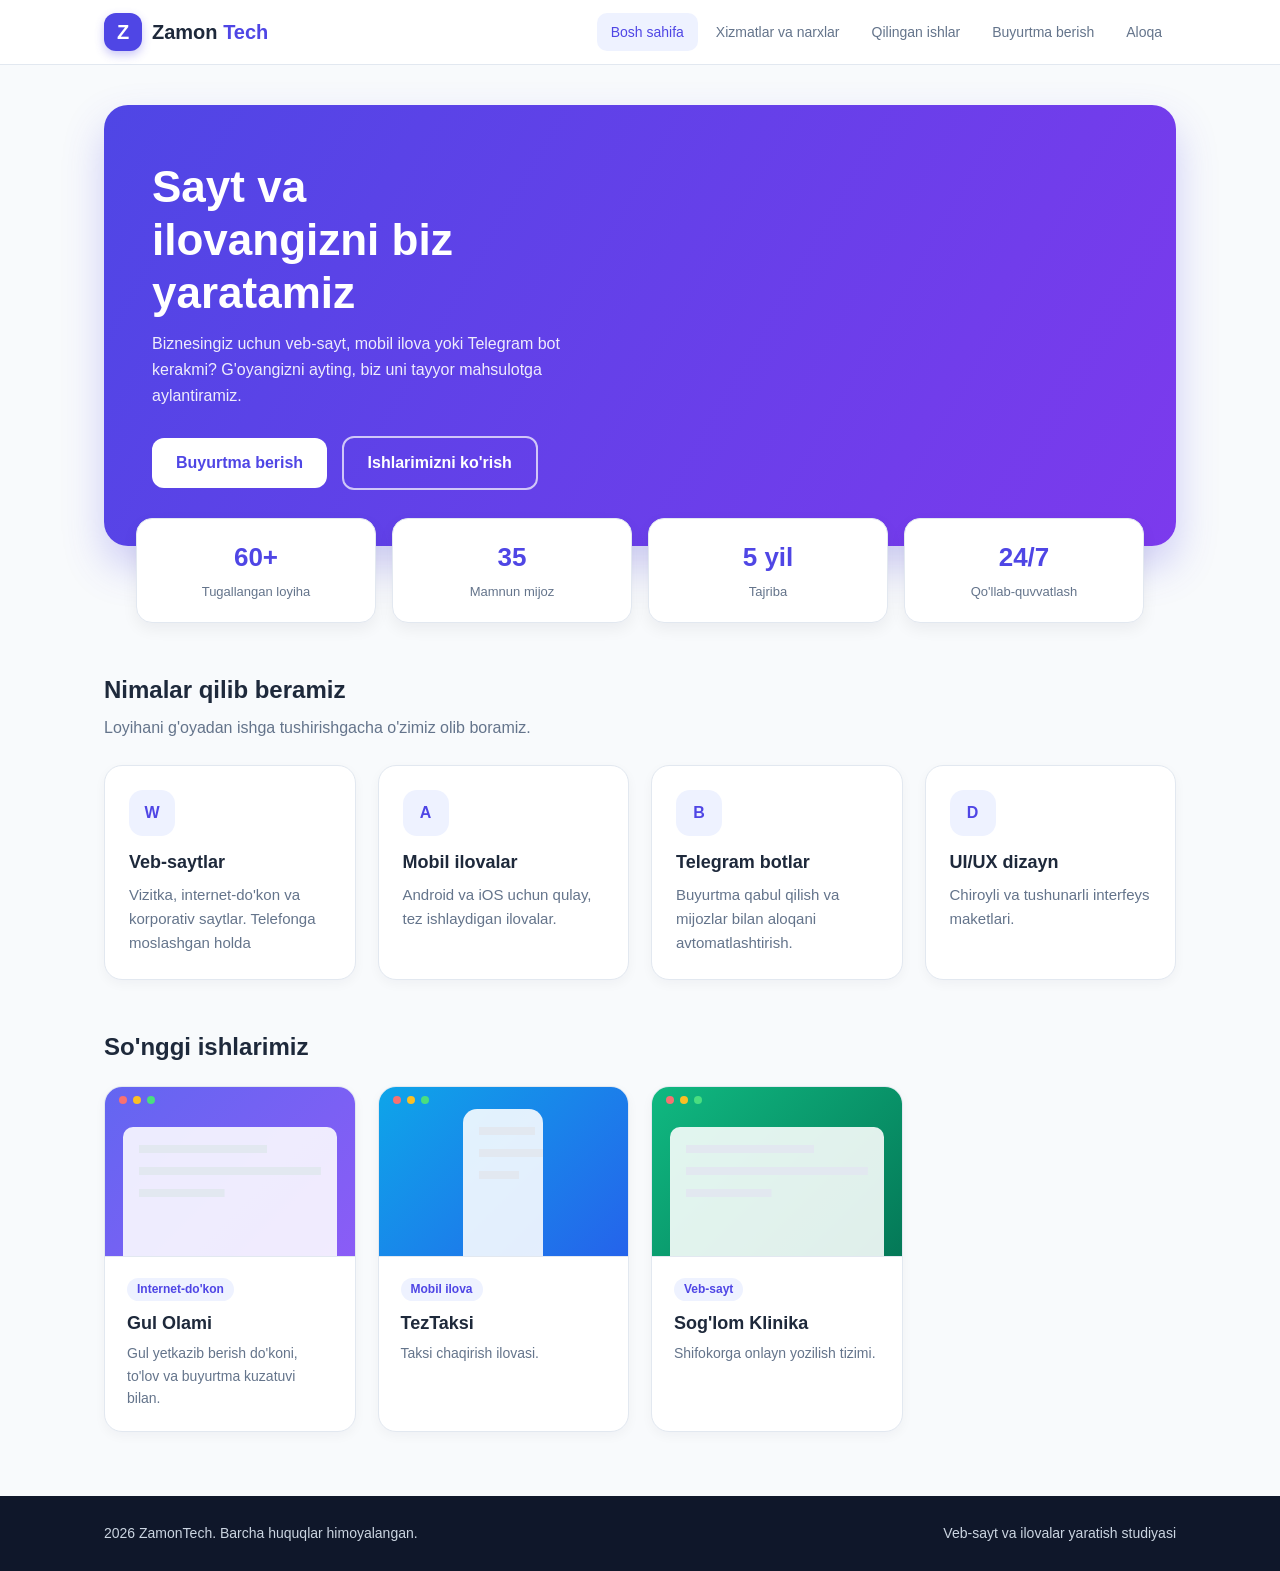
<file: index.html>
<!DOCTYPE html>
<html lang="uz">
<head>
    <meta charset="UTF-8">
    <meta name="viewport" content="width=device-width, initial-scale=1">
    <title>Bosh sahifa | ZamonTech</title>
    <link rel="stylesheet" href="./style.css">
</head>
<body>
    <header><div class="wrap">
        <a 
            class="logo" href="index.html">

            <i>
                Z
            </i>

            <span>
                Zamon
                <b>
                    Tech
                </b>
            </span>
        </a>
        <nav>
            <a href="index.html" class="active">Bosh sahifa</a>

            <a href="services.html">Xizmatlar va narxlar</a>
        
            <a href="portfolio.html">Qilingan ishlar</a>
        
            <a href="order.html">Buyurtma berish</a>
        
            <a href="contact.html">Aloqa</a>
        </nav>
    </div>
    </header>


    <main>
        <div class="wrap">
            <section class="hero">
                <h1>
                    Sayt va ilovangizni biz yaratamiz
                </h1>

                <p>
                    Biznesingiz uchun veb-sayt, mobil ilova yoki Telegram bot kerakmi? G'oyangizni ayting, biz uni tayyor mahsulotga aylantiramiz.
                </p>

                <a class="btn" href="order.html">
                    Buyurtma berish
                </a>

                <a class="btn ghost" href="portfolio.html">
                    Ishlarimizni ko'rish
                </a>
            </section>

            <section class="stats">
                <div>
                    <strong>
                        60+
                    </strong>
                    
                    <span>
                        Tugallangan loyiha
                    </span>
                </div>
                <div>
                    <strong>
                        35
                    </strong>
                    
                    <span>
                        Mamnun mijoz
                    </span>
                </div>

                <div>
                    <strong>
                        5 yil
                    </strong>

                    <span>
                        Tajriba
                    </span>
                </div>

                <div>
                    <strong>
                        24/7
                    </strong>

                    <span>
                        Qo'llab-quvvatlash
                    </span>
                </div>
            </section>

            <h2>
                Nimalar qilib beramiz
            </h2>

            <p class="sub">
                Loyihani g'oyadan ishga tushirishgacha o'zimiz olib boramiz.
            </p>

            <div class="grid">
                <div class="card"> 
                    <div class="ico">
                        W
                    </div>
                    
                    <h3>
                        Veb-saytlar
                    </h3>
                    
                    <p>
                        Vizitka, internet-do'kon va korporativ saytlar. Telefonga moslashgan holda
                    </p>
                </div>

            <div class="card">
                <div class="ico">
                    A
                </div>
                
                <h3>
                    Mobil ilovalar
                </h3>
                
                <p>
                    Android va iOS uchun qulay, tez ishlaydigan ilovalar.
                </p>
            </div>

            <div class="card">
                <div class="ico">
                    B
                </div>
                
                <h3>
                    Telegram botlar
                </h3>
                <p>
                    Buyurtma qabul qilish va mijozlar bilan aloqani avtomatlashtirish.
                </p>
            </div>
            <div class="card">
                <div class="ico">
                    D
                </div>

                <h3>
                    UI/UX dizayn
                </h3>
                
                <p>
                    Chiroyli va tushunarli interfeys maketlari.
                </p>
            </div>
        </div>
            <h2>
                So'nggi ishlarimiz
            </h2>

            <div class="grid">
                <a class="card work " href="portfolio.html">
                    <div class="shot s1">

                    </div>
                    
                    <div class="body">
                        <span class="badge">
                            Internet-do'kon
                        </span>
                        
                        <h3>
                            Gul Olami
                        </h3>
                        
                        <p>
                            Gul yetkazib berish do'koni, to'lov va buyurtma kuzatuvi bilan.
                        </p>
                    </div>
                </a>
                
                <a class="card work phone" href="portfolio.html">
                    <div class="shot s2">

                    </div>
                    
                    <div class="body">
                        <span class="badge">
                            Mobil ilova
                        </span>
                        
                        <h3>
                            TezTaksi
                        </h3>
                        
                        <p>
                            Taksi chaqirish ilovasi.
                        </p>
                    
                    </div>
                </a>
                
                <a class="card work " href="portfolio.html">
                    <div class="shot s3">

                    </div>
                    <div class="body">
                        <span class="badge">
                            Veb-sayt
                        </span>
                        
                        <h3>
                            Sog'lom Klinika
                        </h3>
                        
                        <p>
                            Shifokorga onlayn yozilish tizimi.
                        </p>
                    </div>
                </a>
            </div>
        </div>
    </main>

    <footer>
        <div class="wrap">
            <span>
                2026 ZamonTech. Barcha huquqlar himoyalangan.
            </span>
            
            <span>
                Veb-sayt va ilovalar yaratish studiyasi
            </span>
        
        </div>
    </footer>
</body>
</html>
</file>
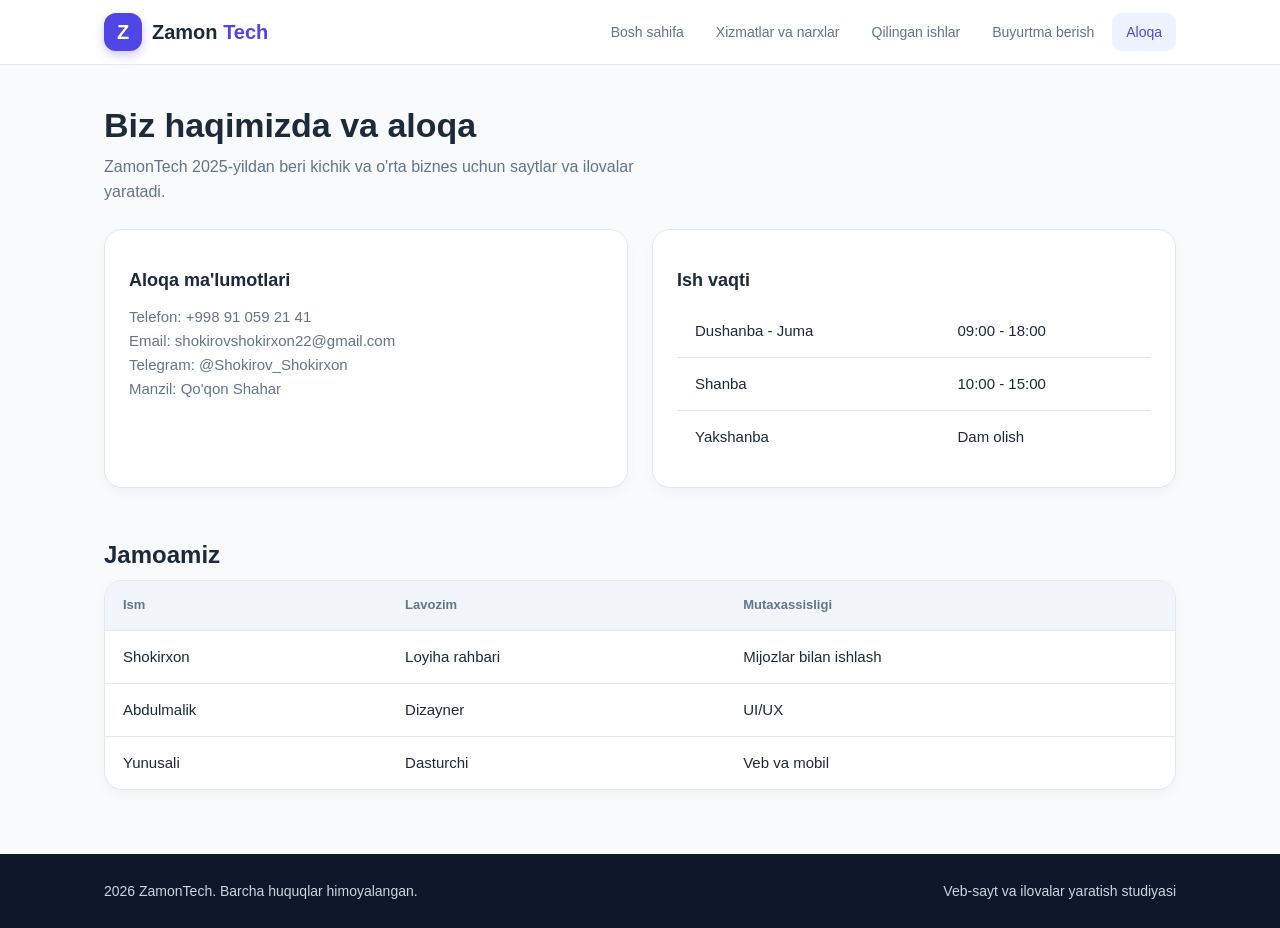
<file: contact.html>
<!DOCTYPE html>
<html lang="uz">
<head>
    <meta charset="UTF-8">
    <meta name="viewport" content="width=device-width, initial-scale=1">
    <title>Aloqa | ZamonTech</title>
    <link rel="stylesheet" href="style.css">
</head>
<body>
    <header>
        <div class="wrap">
            <a class="logo" href="index.html">

                <i>
                    Z
                </i>

                <span>
                    Zamon
                    <b>
                        Tech
                    </b>
                </span>
            </a>
            <nav>
                <a href="index.html">Bosh sahifa</a>

                <a href="services.html">Xizmatlar va narxlar</a>

                <a href="portfolio.html">Qilingan ishlar</a>

                <a href="order.html">Buyurtma berish</a>

                <a href="contact.html" class="active">Aloqa</a>
            </nav>
        </div>
    </header>

    <main>
        <div class="wrap">
            <h1>
                Biz haqimizda va aloqa
            </h1>

            <p class="sub">
                ZamonTech 2025-yildan beri kichik va o'rta biznes uchun saytlar va ilovalar yaratadi.
            </p>

            <div class="cols">
                <div class="card">
                    <h3>
                        Aloqa ma'lumotlari
                    </h3>

                    <p style="margin-top:10px">
                        Telefon: +998 91 059 21 41<br>
                        Email: shokirovshokirxon22@gmail.com<br>
                        Telegram: @Shokirov_Shokirxon<br>
                        Manzil: Qo'qon Shahar
                    </p>
                </div>

                <div class="card">
                    <h3>
                        Ish vaqti
                    </h3>

                    <table style="min-width:0;margin-top:10px">
                        <tbody>
                            <tr>
                                <td>Dushanba - Juma</td>
                                <td>09:00 - 18:00</td>
                            </tr>
                            <tr>
                                <td>Shanba</td>
                                <td>10:00 - 15:00</td>
                            </tr>
                            <tr>
                                <td>Yakshanba</td>
                                <td>Dam olish</td>
                            </tr>
                        </tbody>
                    </table>
                </div>
            </div>

            <h2>
                Jamoamiz
            </h2>

            <div class="tbox">
                <table>
                    <thead>
                        <tr>
                            <th>Ism</th>
                            <th>Lavozim</th>
                            <th>Mutaxassisligi</th>
                        </tr>
                    </thead>
                    <tbody>
                        <tr>
                            <td>Shokirxon</td>
                            <td>Loyiha rahbari</td>
                            <td>Mijozlar bilan ishlash</td>
                        </tr>
                        <tr>
                            <td>Abdulmalik</td>
                            <td>Dizayner</td>
                            <td>UI/UX</td>
                        </tr>
                        <tr>
                            <td>Yunusali</td>
                            <td>Dasturchi</td>
                            <td>Veb va mobil</td>
                        </tr>
                    </tbody>
                </table>
            </div>
        </div>
    </main>

    <footer>
        <div class="wrap">
            <span>
                2026 ZamonTech. Barcha huquqlar himoyalangan.
            </span>

            <span>
                Veb-sayt va ilovalar yaratish studiyasi
            </span>
        </div>
    </footer>
</body>
</html>
</file>
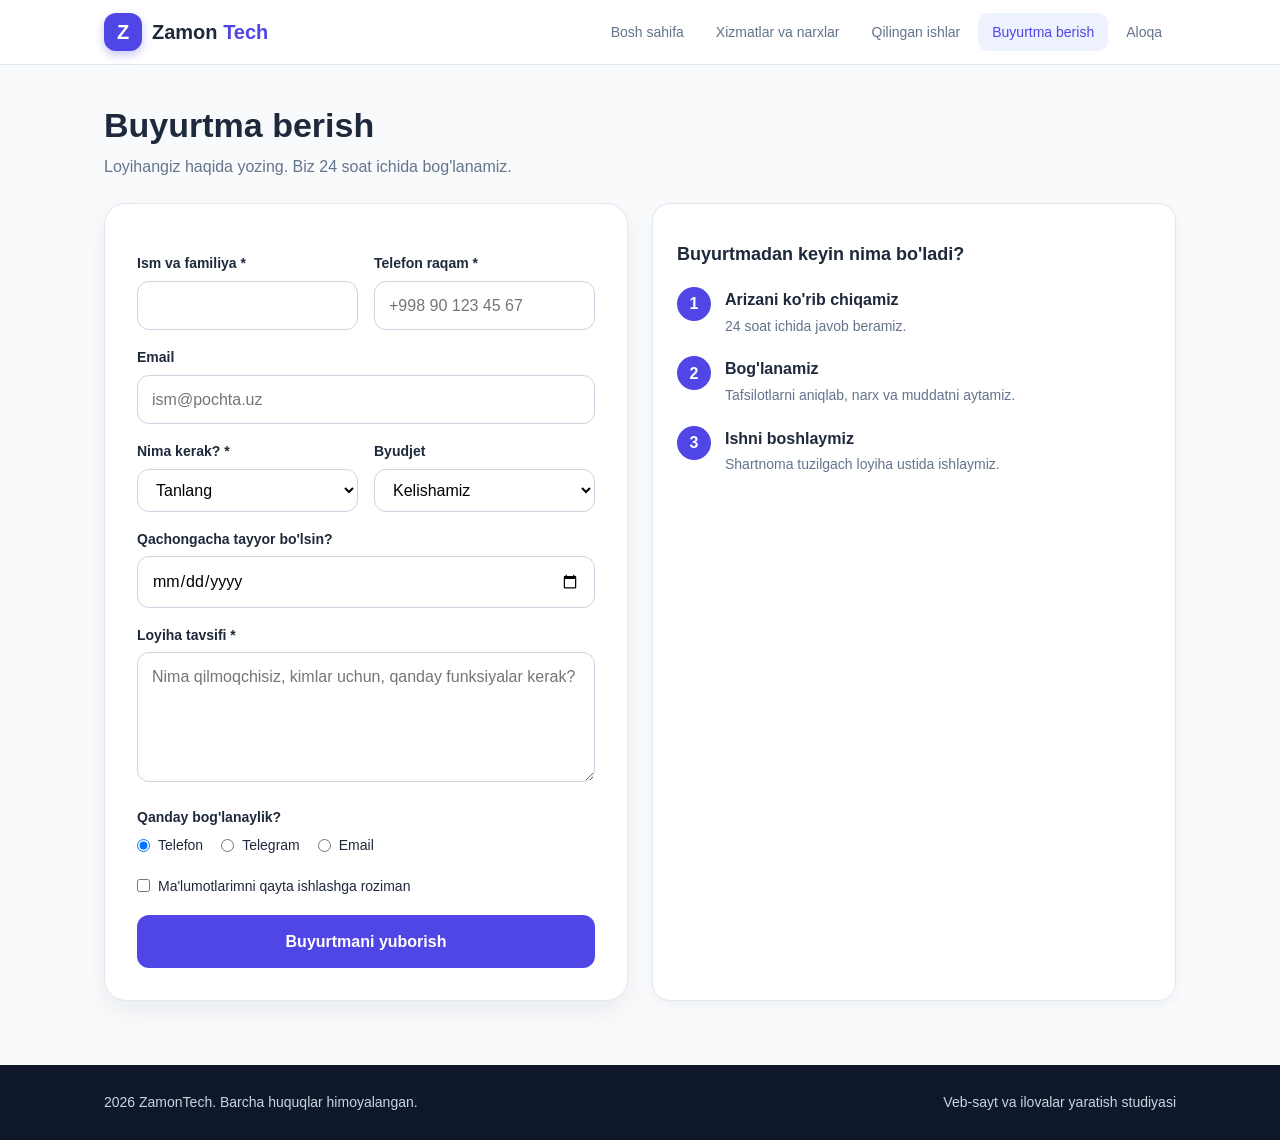
<file: order.html>
<!DOCTYPE html>
<html lang="uz">
<head>
    <meta charset="UTF-8">
    <meta name="viewport" content="width=device-width, initial-scale=1">
    <title>Buyurtma berish | ZamonTech</title>
    <link rel="stylesheet" href="style.css">
</head>
<body>
    <header>
        <div class="wrap">
            <a class="logo" href="index.html">

                <i>
                    Z
                </i>

                <span>
                    Zamon
                    <b>
                        Tech
                    </b>
                </span>
            </a>
            <nav>
                <a href="index.html">Bosh sahifa</a>

                <a href="services.html">Xizmatlar va narxlar</a>

                <a href="portfolio.html">Qilingan ishlar</a>

                <a href="order.html" class="active">Buyurtma berish</a>

                <a href="contact.html">Aloqa</a>
            </nav>
        </div>
    </header>

    <main>
        <div class="wrap">
            <h1>
                Buyurtma berish
            </h1>

            <p class="sub">
                Loyihangiz haqida yozing. Biz 24 soat ichida bog'lanamiz.
            </p>

            <div class="cols">
                <form action="#" method="post">
                    <div class="row">
                        <div>
                            <label for="ism">Ism va familiya *</label>
                            <input id="ism" type="text" required>
                        </div>

                        <div>
                            <label for="tel">Telefon raqam *</label>
                            <input id="tel" type="tel" placeholder="+998 90 123 45 67" required>
                        </div>
                    </div>

                    <label for="email">Email</label>
                    <input id="email" type="email" placeholder="ism@pochta.uz">

                    <div class="row">
                        <div>
                            <label for="tur">Nima kerak? *</label>
                            <select id="tur" required>
                                <option value="">Tanlang</option>
                                <option>Veb-sayt</option>
                                <option>Internet-do'kon</option>
                                <option>Mobil ilova</option>
                                <option>Telegram bot</option>
                                <option>UI/UX dizayn</option>
                            </select>
                        </div>

                        <div>
                            <label for="byudjet">Byudjet</label>
                            <select id="byudjet">
                                <option>Kelishamiz</option>
                                <option>3 mln gacha</option>
                                <option>3-10 mln</option>
                                <option>10-30 mln</option>
                                <option>30 mln dan ko'p</option>
                            </select>
                        </div>
                    </div>

                    <label for="sana">Qachongacha tayyor bo'lsin?</label>
                    <input id="sana" type="date">

                    <label for="info">Loyiha tavsifi *</label>
                    <textarea id="info" placeholder="Nima qilmoqchisiz, kimlar uchun, qanday funksiyalar kerak?" required></textarea>

                    <label>Qanday bog'lanaylik?</label>
                    <div class="radios">
                        <label>
                            <input type="radio" name="aloqa" checked>
                            Telefon
                        </label>

                        <label>
                            <input type="radio" name="aloqa">
                            Telegram
                        </label>

                        <label>
                            <input type="radio" name="aloqa">
                            Email
                        </label>
                    </div>

                    <div class="check">
                        <label>
                            <input type="checkbox" required>
                            Ma'lumotlarimni qayta ishlashga roziman
                        </label>
                    </div>

                    <button class="btn" type="submit">
                        Buyurtmani yuborish
                    </button>
                </form>

                <div class="card">
                    <h3>
                        Buyurtmadan keyin nima bo'ladi?
                    </h3>

                    <ol class="steps" style="margin-top:18px">
                        <li>
                            <div>
                                <b>Arizani ko'rib chiqamiz</b>
                                <span>24 soat ichida javob beramiz.</span>
                            </div>
                        </li>

                        <li>
                            <div>
                                <b>Bog'lanamiz</b>
                                <span>Tafsilotlarni aniqlab, narx va muddatni aytamiz.</span>
                            </div>
                        </li>

                        <li>
                            <div>
                                <b>Ishni boshlaymiz</b>
                                <span>Shartnoma tuzilgach loyiha ustida ishlaymiz.</span>
                            </div>
                        </li>
                    </ol>
                </div>
            </div>
        </div>
    </main>

    <footer>
        <div class="wrap">
            <span>
                2026 ZamonTech. Barcha huquqlar himoyalangan.
            </span>

            <span>
                Veb-sayt va ilovalar yaratish studiyasi
            </span>
        </div>
    </footer>
</body>
</html>
</file>
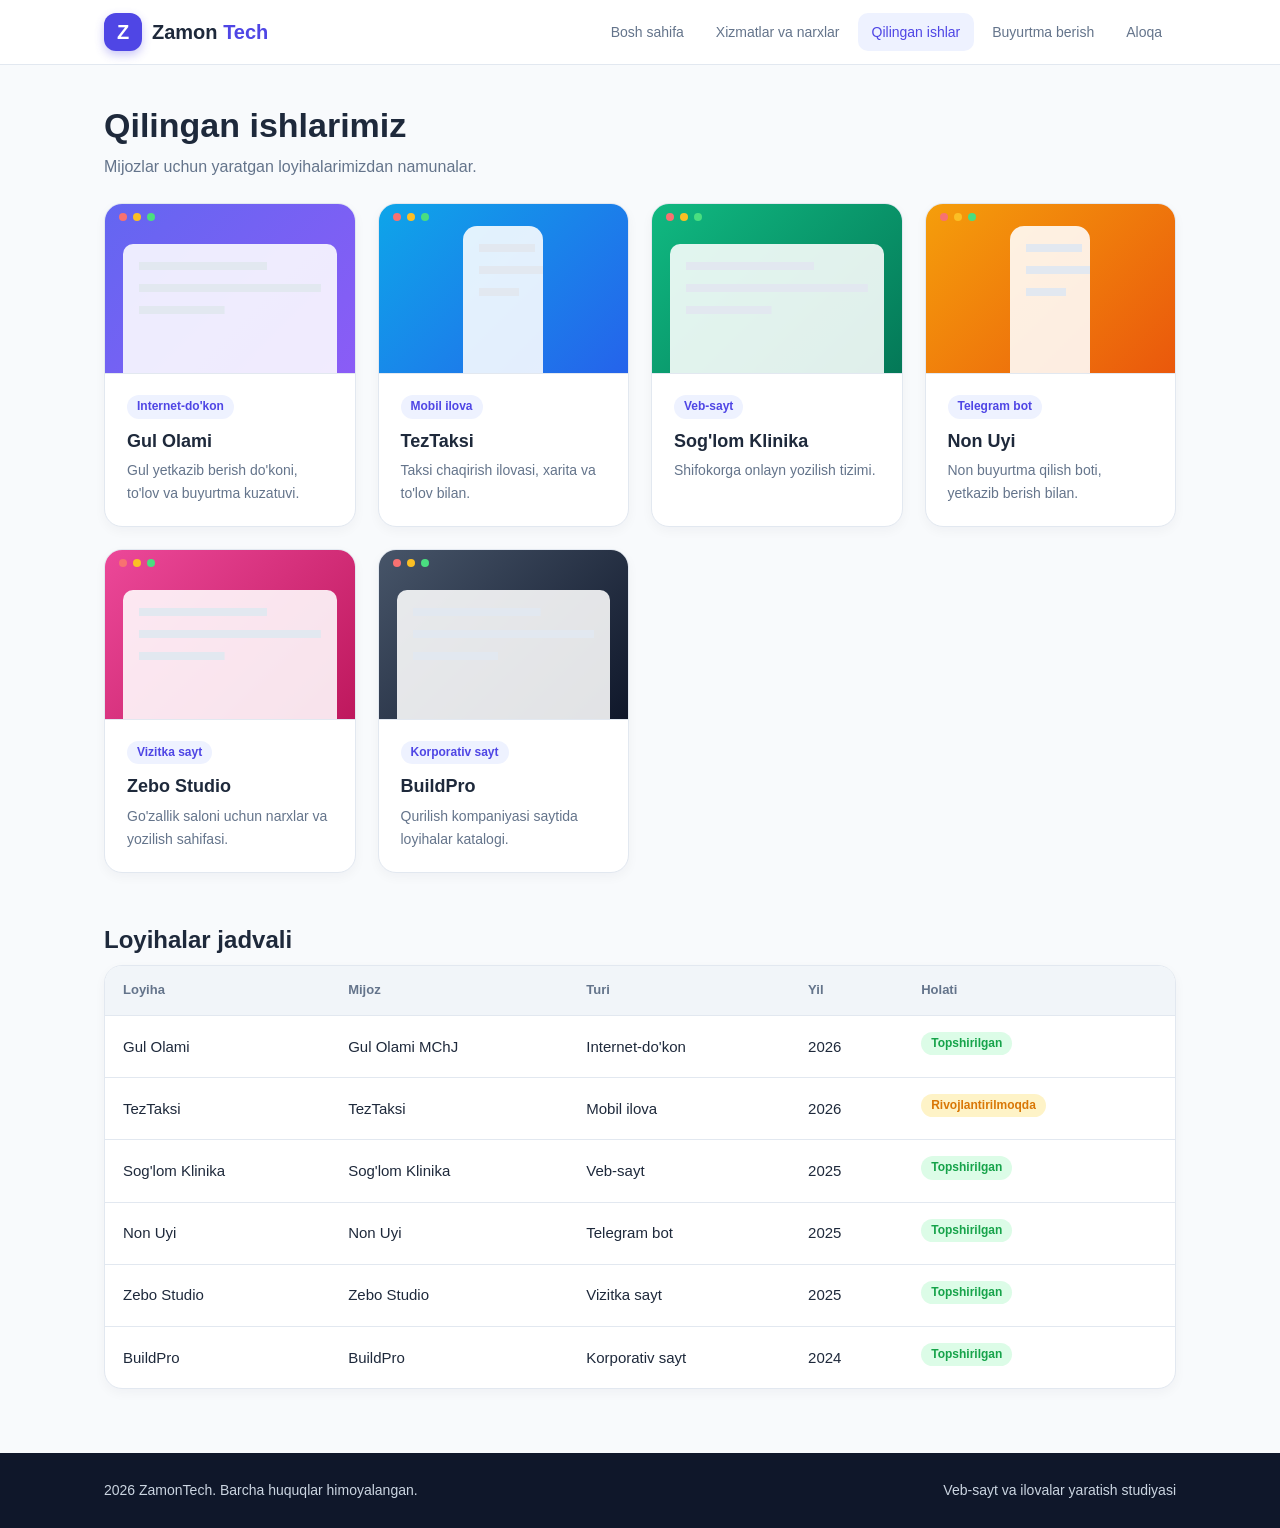
<file: portfolio.html>
<!DOCTYPE html>
<html lang="uz">
<head>
    <meta charset="UTF-8">
    <meta name="viewport" content="width=device-width, initial-scale=1">
    <title>Qilingan ishlar | ZamonTech</title>
    <link rel="stylesheet" href="style.css">
</head>
<body>
    <header>
        <div class="wrap">
            <a class="logo" href="index.html">

                <i>
                    Z
                </i>

                <span>
                    Zamon
                    <b>
                        Tech
                    </b>
                </span>
            </a>
            <nav>
                <a href="index.html">Bosh sahifa</a>

                <a href="services.html">Xizmatlar va narxlar</a>

                <a href="portfolio.html" class="active">Qilingan ishlar</a>

                <a href="order.html">Buyurtma berish</a>

                <a href="contact.html">Aloqa</a>
            </nav>
        </div>
    </header>

    <main>
        <div class="wrap">
            <h1>
                Qilingan ishlarimiz
            </h1>

            <p class="sub">
                Mijozlar uchun yaratgan loyihalarimizdan namunalar.
            </p>

            <div class="grid">
                <a class="card work " href="portfolio.html">
                    <div class="shot s1">

                    </div>

                    <div class="body">
                        <span class="badge">
                            Internet-do'kon
                        </span>

                        <h3>
                            Gul Olami
                        </h3>

                        <p>
                            Gul yetkazib berish do'koni, to'lov va buyurtma kuzatuvi.
                        </p>
                    </div>
                </a>

                <a class="card work phone" href="portfolio.html">
                    <div class="shot s2">

                    </div>

                    <div class="body">
                        <span class="badge">
                            Mobil ilova
                        </span>

                        <h3>
                            TezTaksi
                        </h3>

                        <p>
                            Taksi chaqirish ilovasi, xarita va to'lov bilan.
                        </p>
                    </div>
                </a>

                <a class="card work " href="portfolio.html">
                    <div class="shot s3">

                    </div>

                    <div class="body">
                        <span class="badge">
                            Veb-sayt
                        </span>

                        <h3>
                            Sog'lom Klinika
                        </h3>

                        <p>
                            Shifokorga onlayn yozilish tizimi.
                        </p>
                    </div>
                </a>

                <a class="card work phone" href="portfolio.html">
                    <div class="shot s4">

                    </div>

                    <div class="body">
                        <span class="badge">
                            Telegram bot
                        </span>

                        <h3>
                            Non Uyi
                        </h3>

                        <p>
                            Non buyurtma qilish boti, yetkazib berish bilan.
                        </p>
                    </div>
                </a>

                <a class="card work " href="portfolio.html">
                    <div class="shot s5">

                    </div>

                    <div class="body">
                        <span class="badge">
                            Vizitka sayt
                        </span>

                        <h3>
                            Zebo Studio
                        </h3>

                        <p>
                            Go'zallik saloni uchun narxlar va yozilish sahifasi.
                        </p>
                    </div>
                </a>

                <a class="card work " href="portfolio.html">
                    <div class="shot s6">

                    </div>

                    <div class="body">
                        <span class="badge">
                            Korporativ sayt
                        </span>

                        <h3>
                            BuildPro
                        </h3>

                        <p>
                            Qurilish kompaniyasi saytida loyihalar katalogi.
                        </p>
                    </div>
                </a>
            </div>

            <h2>
                Loyihalar jadvali
            </h2>

            <div class="tbox">
                <table>
                    <thead>
                        <tr>
                            <th>Loyiha</th>
                            <th>Mijoz</th>
                            <th>Turi</th>
                            <th>Yil</th>
                            <th>Holati</th>
                        </tr>
                    </thead>
                    <tbody>
                        <tr>
                            <td>Gul Olami</td>
                            <td>Gul Olami MChJ</td>
                            <td>Internet-do'kon</td>
                            <td>2026</td>
                            <td><span class="badge ok">Topshirilgan</span></td>
                        </tr>
                        <tr>
                            <td>TezTaksi</td>
                            <td>TezTaksi</td>
                            <td>Mobil ilova</td>
                            <td>2026</td>
                            <td><span class="badge warn">Rivojlantirilmoqda</span></td>
                        </tr>
                        <tr>
                            <td>Sog'lom Klinika</td>
                            <td>Sog'lom Klinika</td>
                            <td>Veb-sayt</td>
                            <td>2025</td>
                            <td><span class="badge ok">Topshirilgan</span></td>
                        </tr>
                        <tr>
                            <td>Non Uyi</td>
                            <td>Non Uyi</td>
                            <td>Telegram bot</td>
                            <td>2025</td>
                            <td><span class="badge ok">Topshirilgan</span></td>
                        </tr>
                        <tr>
                            <td>Zebo Studio</td>
                            <td>Zebo Studio</td>
                            <td>Vizitka sayt</td>
                            <td>2025</td>
                            <td><span class="badge ok">Topshirilgan</span></td>
                        </tr>
                        <tr>
                            <td>BuildPro</td>
                            <td>BuildPro</td>
                            <td>Korporativ sayt</td>
                            <td>2024</td>
                            <td><span class="badge ok">Topshirilgan</span></td>
                        </tr>
                    </tbody>
                </table>
            </div>
        </div>
    </main>

    <footer>
        <div class="wrap">
            <span>
                2026 ZamonTech. Barcha huquqlar himoyalangan.
            </span>

            <span>
                Veb-sayt va ilovalar yaratish studiyasi
            </span>
        </div>
    </footer>
</body>
</html>
</file>
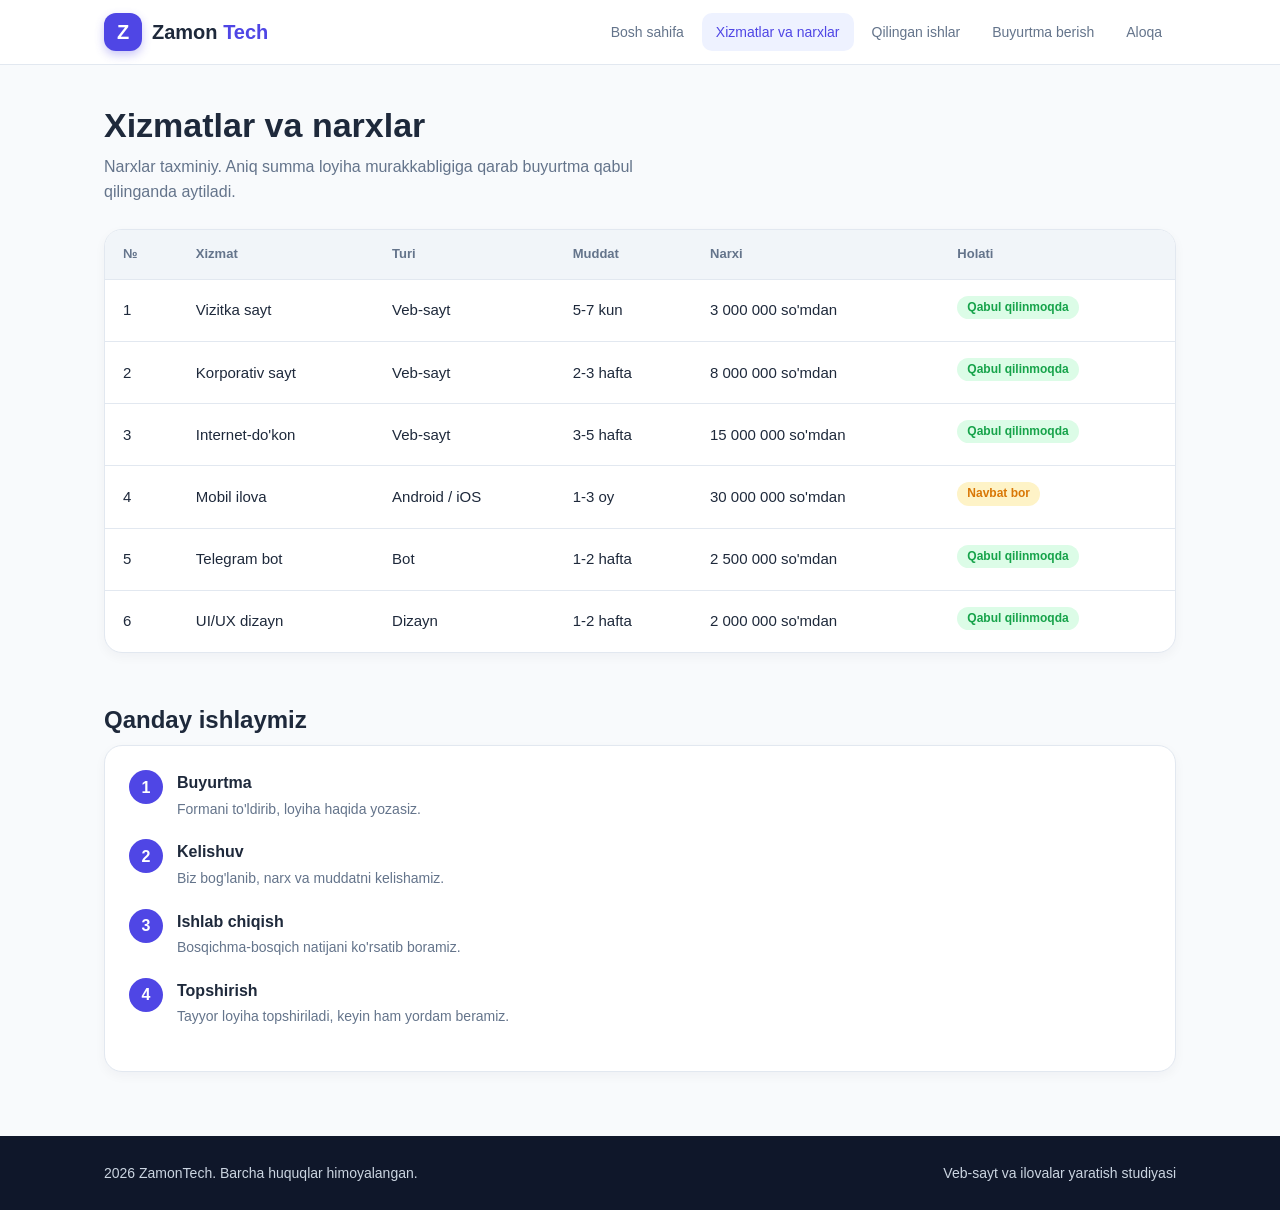
<file: services.html>
<!DOCTYPE html>
<html lang="uz">
<head>
    <meta charset="UTF-8">
    <meta name="viewport" content="width=device-width, initial-scale=1">
    <title>Xizmatlar va narxlar | ZamonTech</title>
    <link rel="stylesheet" href="style.css">
</head>
<body>
    <header>
        <div class="wrap">
            <a class="logo" href="index.html">

                <i>
                    Z
                </i>

                <span>
                    Zamon
                    <b>
                        Tech
                    </b>
                </span>
            </a>
            <nav>
                <a href="index.html">Bosh sahifa</a>

                <a href="services.html" class="active">Xizmatlar va narxlar</a>

                <a href="portfolio.html">Qilingan ishlar</a>

                <a href="order.html">Buyurtma berish</a>

                <a href="contact.html">Aloqa</a>
            </nav>
        </div>
    </header>

    <main>
        <div class="wrap">
            <h1>
                Xizmatlar va narxlar
            </h1>

            <p class="sub">
                Narxlar taxminiy. Aniq summa loyiha murakkabligiga qarab buyurtma qabul qilinganda aytiladi.
            </p>

            <div class="tbox">
                <table>
                    <thead>
                        <tr>
                            <th>№</th>
                            <th>Xizmat</th>
                            <th>Turi</th>
                            <th>Muddat</th>
                            <th>Narxi</th>
                            <th>Holati</th>
                        </tr>
                    </thead>
                    <tbody>
                        <tr>
                            <td>1</td>
                            <td>Vizitka sayt</td>
                            <td>Veb-sayt</td>
                            <td>5-7 kun</td>
                            <td>3 000 000 so'mdan</td>
                            <td><span class="badge ok">Qabul qilinmoqda</span></td>
                        </tr>
                        <tr>
                            <td>2</td>
                            <td>Korporativ sayt</td>
                            <td>Veb-sayt</td>
                            <td>2-3 hafta</td>
                            <td>8 000 000 so'mdan</td>
                            <td><span class="badge ok">Qabul qilinmoqda</span></td>
                        </tr>
                        <tr>
                            <td>3</td>
                            <td>Internet-do'kon</td>
                            <td>Veb-sayt</td>
                            <td>3-5 hafta</td>
                            <td>15 000 000 so'mdan</td>
                            <td><span class="badge ok">Qabul qilinmoqda</span></td>
                        </tr>
                        <tr>
                            <td>4</td>
                            <td>Mobil ilova</td>
                            <td>Android / iOS</td>
                            <td>1-3 oy</td>
                            <td>30 000 000 so'mdan</td>
                            <td><span class="badge warn">Navbat bor</span></td>
                        </tr>
                        <tr>
                            <td>5</td>
                            <td>Telegram bot</td>
                            <td>Bot</td>
                            <td>1-2 hafta</td>
                            <td>2 500 000 so'mdan</td>
                            <td><span class="badge ok">Qabul qilinmoqda</span></td>
                        </tr>
                        <tr>
                            <td>6</td>
                            <td>UI/UX dizayn</td>
                            <td>Dizayn</td>
                            <td>1-2 hafta</td>
                            <td>2 000 000 so'mdan</td>
                            <td><span class="badge ok">Qabul qilinmoqda</span></td>
                        </tr>
                    </tbody>
                </table>
            </div>

            <h2>
                Qanday ishlaymiz
            </h2>

            <div class="card">
                <ol class="steps">
                    <li>
                        <div>
                            <b>Buyurtma</b>
                            <span>Formani to'ldirib, loyiha haqida yozasiz.</span>
                        </div>
                    </li>

                    <li>
                        <div>
                            <b>Kelishuv</b>
                            <span>Biz bog'lanib, narx va muddatni kelishamiz.</span>
                        </div>
                    </li>

                    <li>
                        <div>
                            <b>Ishlab chiqish</b>
                            <span>Bosqichma-bosqich natijani ko'rsatib boramiz.</span>
                        </div>
                    </li>

                    <li>
                        <div>
                            <b>Topshirish</b>
                            <span>Tayyor loyiha topshiriladi, keyin ham yordam beramiz.</span>
                        </div>
                    </li>
                </ol>
            </div>
        </div>
    </main>

    <footer>
        <div class="wrap">
            <span>
                2026 ZamonTech. Barcha huquqlar himoyalangan.
            </span>

            <span>
                Veb-sayt va ilovalar yaratish studiyasi
            </span>
        </div>
    </footer>
</body>
</html>
</file>
<file: style.css>
:root {
    --p: #4f46e5;
    --p2: #7c3aed;
    --pl: #eef2ff;
    --bg: #f8fafc;
    --tx: #1e293b;
    --mu: #64748b;
    --bd: #e2e8f0;
    --ok: #16a34a;
    --warn: #d97706;
}

* {
    box-sizing: border-box;
    margin: 0;
    padding: 0;
}

body {
    font-family: Inter, "Segoe UI", Roboto, Arial, sans-serif;
    background: var(--bg);
    color: var(--tx);
    line-height: 1.6;
    display: flex;
    flex-direction: column;
    min-height: 100vh;
}

a {
    color: inherit;
    text-decoration: none;
}

.wrap {
    max-width: 1120px;
    margin: 0 auto;
    padding: 0 24px;
    width: 100%;
}

header {
    background: #fff;
    border-bottom: 1px solid var(--bd);
    position: sticky;
    top: 0;
    z-index: 10;
}

header .wrap {
    display: flex;
    justify-content: space-between;
    align-items: center;
    flex-wrap: wrap;
    gap: 8px;
    min-height: 64px;
}

.logo {
    display: flex;
    align-items: center;
    gap: 10px;
    font-weight: 700;
    font-size: 20px;
}

.logo i {
    font-style: normal;
    width: 38px;
    height: 38px;
    border-radius: 12px;
    background: var(--p);
    color: #fff;
    display: grid;
    place-items: center;
    box-shadow: 0 4px 10px rgba(79, 70, 229, .3);
}

.logo b {
    color: var(--p);
}

nav {
    display: flex;
    gap: 4px;
    flex-wrap: wrap;
}

nav a {
    padding: 8px 14px;
    border-radius: 10px;
    font-size: 14px;
    font-weight: 500;
    color: var(--mu);
}

nav a:hover,
nav a:focus-visible {
    background: var(--bg);
    color: var(--p);
    outline: none;
}

nav a.active {
    background: var(--pl);
    color: var(--p);
}

main {
    flex: 1;
    padding: 40px 0 64px;
}

h1 {
    font-size: 34px;
    line-height: 1.2;
    margin-bottom: 8px;
}

h2 {
    font-size: 24px;
    margin: 48px 0 6px;
}

.sub {
    color: var(--mu);
    margin-bottom: 24px;
    max-width: 62ch;
}

.hero {
    background: linear-gradient(120deg, var(--p), var(--p2));
    color: #fff;
    border-radius: 24px;
    padding: 56px 48px;
    box-shadow: 0 20px 40px rgba(79, 70, 229, .25);
}

.hero h1 {
    font-size: 44px;
    max-width: 16ch;
}

.hero p {
    max-width: 52ch;
    opacity: .9;
    margin: 12px 0 28px;
}

.btn {
    display: inline-block;
    padding: 12px 24px;
    border-radius: 12px;
    font-weight: 600;
    border: 0;
    cursor: pointer;
    font: inherit;
    font-weight: 600;
    background: var(--p);
    color: #fff;
}

.btn:hover,
.btn:focus-visible {
    background: #4338ca;
    outline: none;
}

.hero .btn {
    background: #fff;
    color: var(--p);
    margin-right: 10px;
}

.hero .btn.ghost {
    background: transparent;
    color: #fff;
    border: 2px solid rgba(255, 255, 255, .7);
}

.stats {
    display: grid;
    grid-template-columns: repeat(4, 1fr);
    gap: 16px;
    margin-top: -28px;
    padding: 0 32px;
}

.stats div {
    background: #fff;
    border: 1px solid var(--bd);
    border-radius: 16px;
    padding: 18px;
    text-align: center;
    box-shadow: 0 6px 16px rgba(15, 23, 42, .06);
}

.stats strong {
    display: block;
    font-size: 26px;
    color: var(--p);
}

.stats span {
    font-size: 13px;
    color: var(--mu);
}

.grid {
    display: grid;
    grid-template-columns: repeat(auto-fill, minmax(250px, 1fr));
    gap: 22px;
    margin-top: 20px;
}

.card {
    background: #fff;
    border: 1px solid var(--bd);
    border-radius: 18px;
    padding: 24px;
    box-shadow: 0 4px 12px rgba(15, 23, 42, .04);
}

.card h3 {
    font-size: 18px;
    margin: 12px 0 6px;
}

.card p {
    color: var(--mu);
    font-size: 15px;
}

.ico {
    width: 46px;
    height: 46px;
    border-radius: 14px;
    background: var(--pl);
    color: var(--p);
    display: grid;
    place-items: center;
    font-weight: 700;
}

.work {
    padding: 0;
    overflow: hidden;
}

.work:hover {
    box-shadow: 0 14px 28px rgba(79, 70, 229, .15);
}

.shot {
    height: 170px;
    border-bottom: 1px solid var(--bd);
    position: relative;
    padding-top: 26px;
}

.shot::before {
    content: "";
    position: absolute;
    left: 14px;
    top: 9px;
    width: 8px;
    height: 8px;
    border-radius: 50%;
    background: #f87171;
    box-shadow: 14px 0 #fbbf24, 28px 0 #4ade80;
}

.shot::after {
    content: "";
    position: absolute;
    left: 18px;
    right: 18px;
    top: 40px;
    bottom: 0;
    border-radius: 10px 10px 0 0;
    background: rgba(255, 255, 255, .88);
    background-image:
        linear-gradient(var(--bd), var(--bd)),
        linear-gradient(var(--bd), var(--bd)),
        linear-gradient(var(--bd), var(--bd));
    background-size: 60% 8px, 85% 8px, 40% 8px;
    background-position: 16px 18px, 16px 40px, 16px 62px;
    background-repeat: no-repeat;
}

.s1 {
    background: linear-gradient(135deg, #6366f1, #8b5cf6);
}

.s2 {
    background: linear-gradient(135deg, #0ea5e9, #2563eb);
}

.s3 {
    background: linear-gradient(135deg, #10b981, #047857);
}

.s4 {
    background: linear-gradient(135deg, #f59e0b, #ea580c);
}

.s5 {
    background: linear-gradient(135deg, #ec4899, #be185d);
}

.s6 {
    background: linear-gradient(135deg, #475569, #0f172a);
}

.phone .shot::after {
    left: 34%;
    right: 34%;
    top: 22px;
    border-radius: 14px 14px 0 0;
    background-size: 70% 8px, 90% 8px, 50% 8px;
}

.work .body {
    padding: 18px 22px 22px;
}

.work h3 {
    margin: 0 0 4px;
    font-size: 18px;
}

.work p {
    color: var(--mu);
    font-size: 14px;
}

.badge {
    display: inline-block;
    padding: 2px 10px;
    border-radius: 99px;
    font-size: 12px;
    font-weight: 600;
    background: var(--pl);
    color: var(--p);
    margin: 0 6px 8px 0;
}

.badge.ok {
    background: #dcfce7;
    color: var(--ok);
}

.badge.warn {
    background: #fef3c7;
    color: var(--warn);
}

.tbox {
    background: #fff;
    border: 1px solid var(--bd);
    border-radius: 18px;
    overflow-x: auto;
    box-shadow: 0 4px 12px rgba(15, 23, 42, .04);
}

table {
    width: 100%;
    border-collapse: collapse;
    min-width: 640px;
}

th {
    background: #f1f5f9;
    text-align: left;
    font-size: 13px;
    color: var(--mu);
    padding: 14px 18px;
    border-bottom: 1px solid var(--bd);
}

td {
    padding: 14px 18px;
    border-bottom: 1px solid var(--bd);
    font-size: 15px;
}

tbody tr:last-child td {
    border-bottom: 0;
}

tbody tr:hover {
    background: var(--pl);
}

.cols {
    display: grid;
    grid-template-columns: 1fr 1fr;
    gap: 24px;
}

form {
    background: #fff;
    border: 1px solid var(--bd);
    border-radius: 22px;
    padding: 32px;
    box-shadow: 0 10px 24px rgba(15, 23, 42, .06);
}

label {
    display: block;
    font-weight: 600;
    font-size: 14px;
    margin: 16px 0 6px;
}

input,
select,
textarea {
    width: 100%;
    padding: 11px 14px;
    border: 1px solid #cbd5e1;
    border-radius: 12px;
    font: inherit;
    background: #fff;
}

input:focus,
select:focus,
textarea:focus {
    outline: 3px solid #c7d2fe;
    border-color: var(--p);
}

textarea {
    min-height: 130px;
    resize: vertical;
}

.row {
    display: grid;
    grid-template-columns: 1fr 1fr;
    gap: 16px;
}

.radios {
    display: flex;
    gap: 18px;
    flex-wrap: wrap;
}

.radios label,
.check label {
    display: flex;
    gap: 8px;
    align-items: center;
    font-weight: 400;
    margin: 0;
}

.radios input,
.check input {
    width: auto;
}

.check {
    margin: 18px 0;
}

form .btn {
    width: 100%;
    padding: 14px;
}

.steps {
    list-style: none;
    counter-reset: s;
}

.steps li {
    counter-increment: s;
    display: flex;
    gap: 14px;
    margin-bottom: 18px;
}

.steps li::before {
    content: counter(s);
    flex: none;
    width: 34px;
    height: 34px;
    border-radius: 50%;
    background: var(--p);
    color: #fff;
    display: grid;
    place-items: center;
    font-weight: 700;
}

.steps b {
    display: block;
}

.steps span {
    color: var(--mu);
    font-size: 14px;
}

footer {
    background: #0f172a;
    color: #cbd5e1;
    padding: 26px 0;
    font-size: 14px;
}

footer .wrap {
    display: flex;
    justify-content: space-between;
    flex-wrap: wrap;
    gap: 8px;
}

@media (max-width: 800px) {
    .hero {
        padding: 36px 24px;
    }

    .hero h1 {
        font-size: 32px;
    }

    .stats {
        grid-template-columns: 1fr 1fr;
        padding: 0 8px;
    }

    .cols,
    .row {
        grid-template-columns: 1fr;
    }
}

@media (prefers-reduced-motion: reduce) {
    * {
        transition: none;
    }
}
</file>
